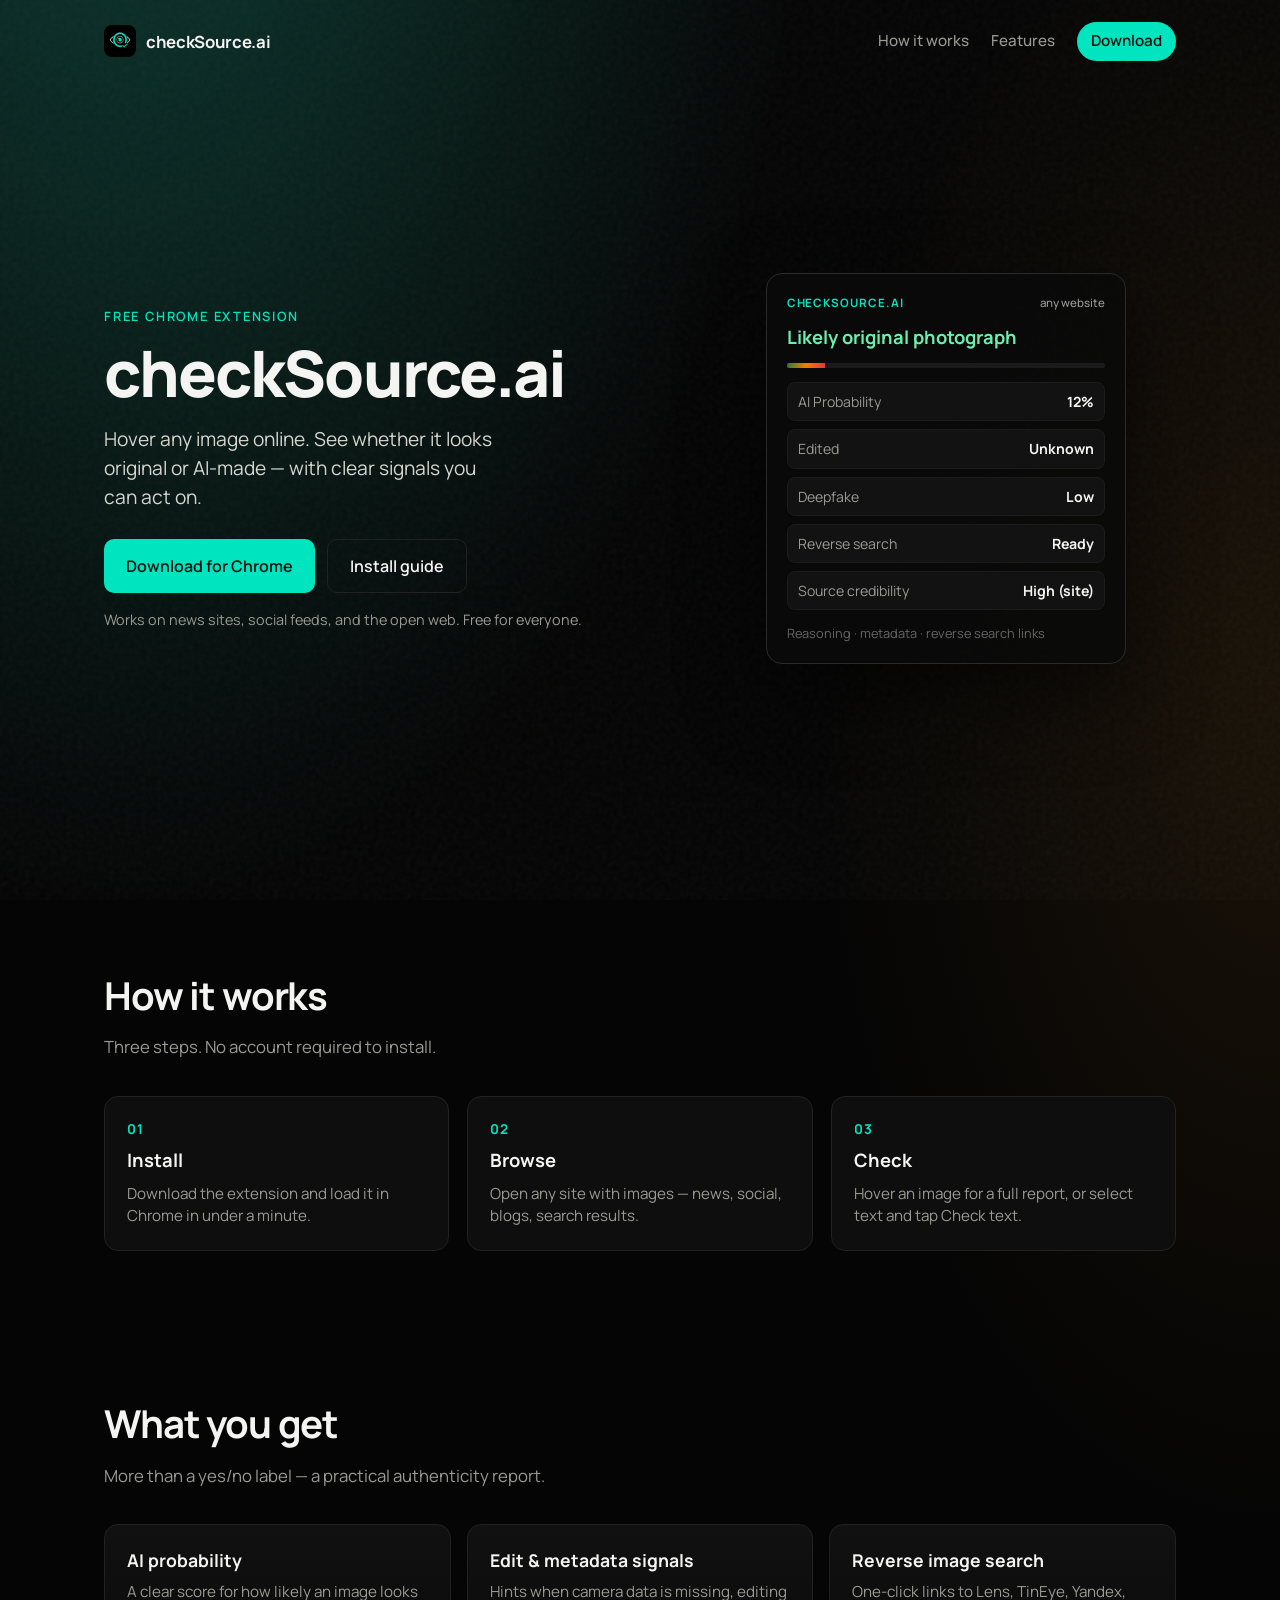
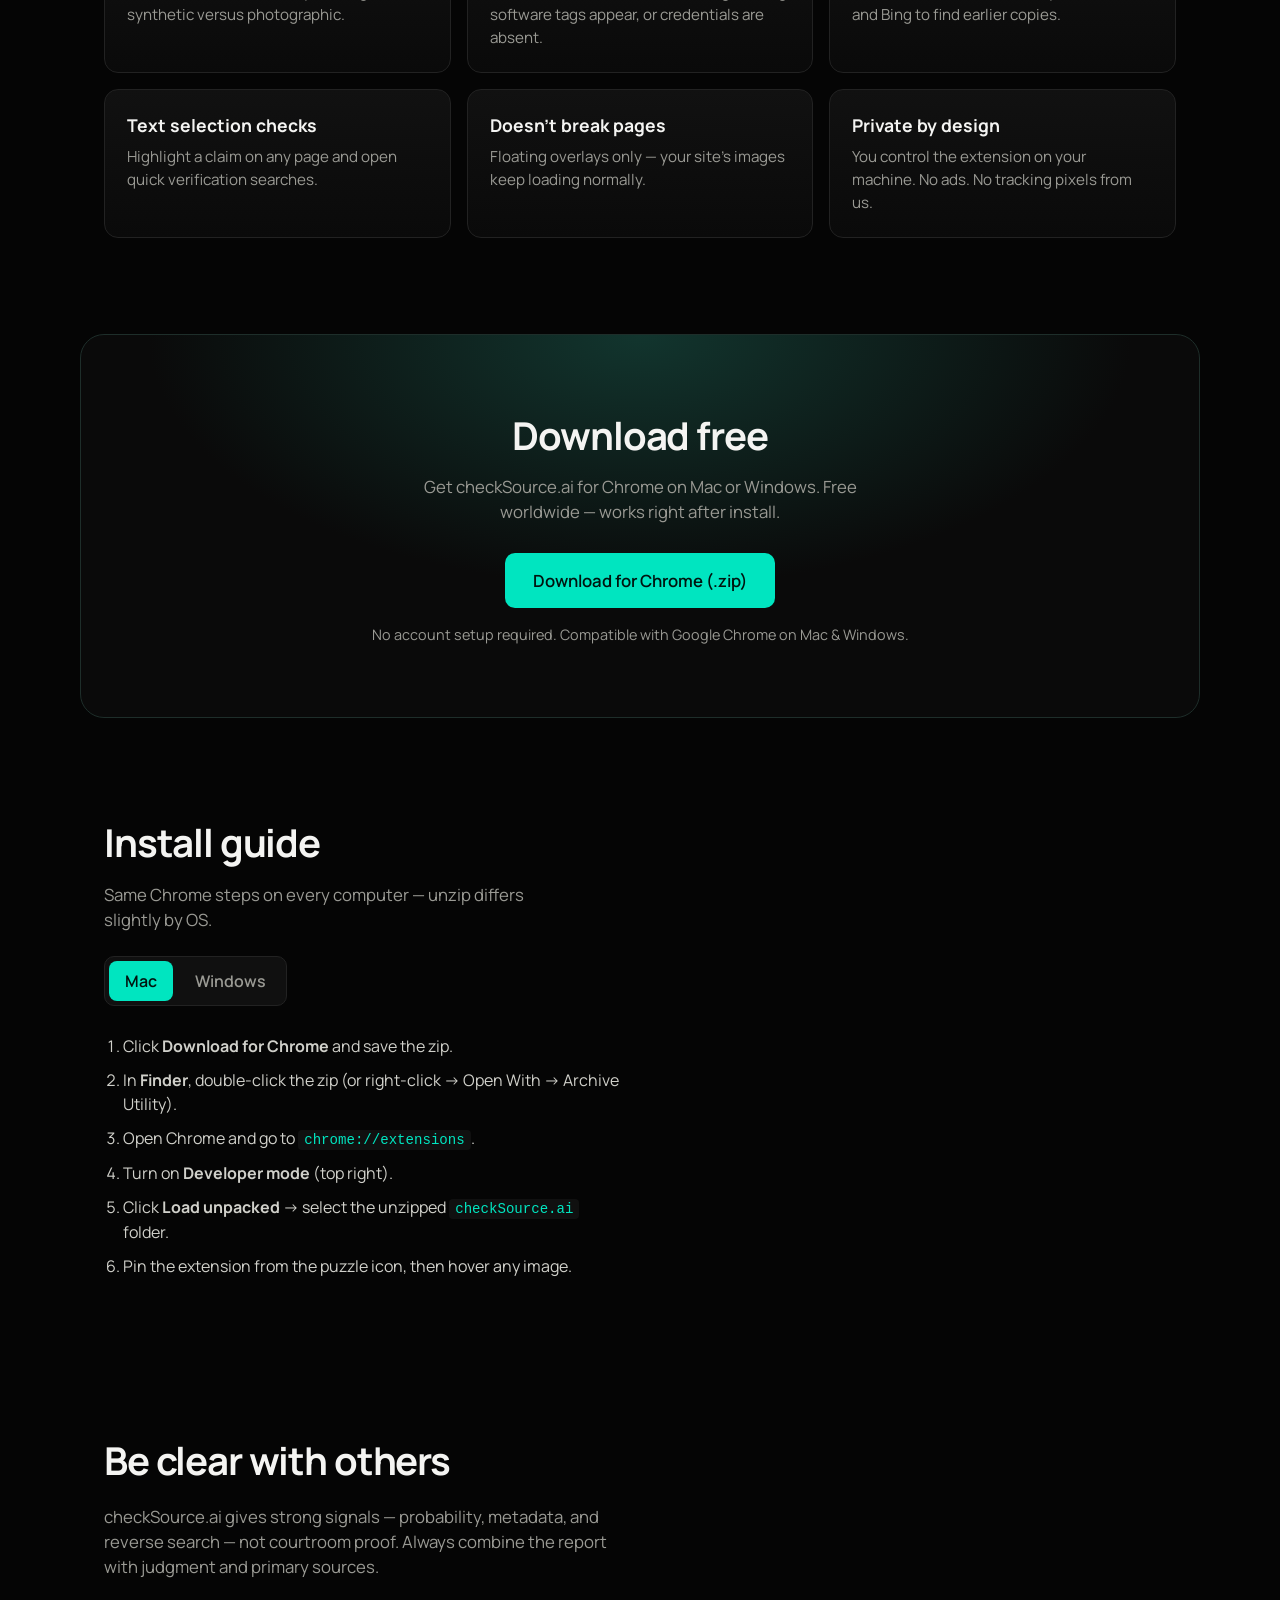
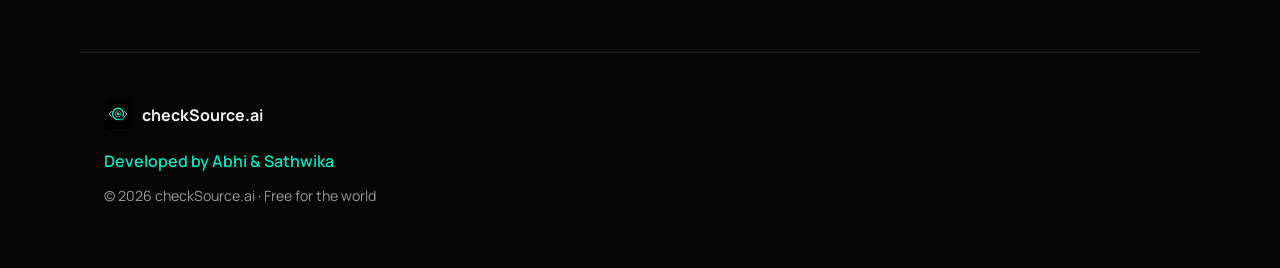
<file: website/index.html>
<!DOCTYPE html>
<html lang="en">
  <head>
    <meta charset="UTF-8" />
    <meta name="viewport" content="width=device-width, initial-scale=1" />
    <title>checkSource.ai — Know what’s real</title>
    <meta
      name="description"
      content="Free Chrome extension that checks images and text as you browse — AI probability, edits, reverse search, and clear reasoning."
    />
    <link rel="icon" href="assets/icon48.png" type="image/png" />
    <link rel="preconnect" href="https://fonts.googleapis.com" />
    <link rel="preconnect" href="https://fonts.gstatic.com" crossorigin />
    <link
      href="https://fonts.googleapis.com/css2?family=Manrope:wght@400;500;600;700;800&display=swap"
      rel="stylesheet"
    />
    <link rel="stylesheet" href="styles.css" />
  </head>
  <body>
    <div class="noise" aria-hidden="true"></div>

    <header class="nav">
      <a class="nav-brand" href="#top">
        <img src="assets/icon48.png" alt="" width="32" height="32" />
        <span>checkSource.ai</span>
      </a>
      <nav class="nav-links">
        <a href="#how">How it works</a>
        <a href="#features">Features</a>
        <a href="#download" class="nav-cta">Download</a>
      </nav>
    </header>

    <main id="top">
      <section class="hero">
        <div class="hero-copy">
          <p class="eyebrow">Free Chrome extension</p>
          <h1 class="brand-lockup">checkSource.ai</h1>
          <p class="lede">
            Hover any image online. See whether it looks original or AI-made — with clear signals you can act on.
          </p>
          <div class="cta-row">
            <a class="btn primary" href="download/checkSource.ai-extension.zip" download
              >Download for Chrome</a
            >
            <a class="btn ghost" href="#install">Install guide</a>
          </div>
          <p class="fine">Works on news sites, social feeds, and the open web. Free for everyone.</p>
        </div>
        <div class="hero-visual" aria-hidden="true">
          <div class="mock-card">
            <div class="mock-head">
              <span>checkSource.ai</span>
              <span class="mock-site">any website</span>
            </div>
            <div class="mock-verdict">Likely original photograph</div>
            <div class="mock-meter"><i style="width: 12%"></i></div>
            <ul class="mock-rows">
              <li><span>AI Probability</span><strong>12%</strong></li>
              <li><span>Edited</span><strong>Unknown</strong></li>
              <li><span>Deepfake</span><strong>Low</strong></li>
              <li><span>Reverse search</span><strong>Ready</strong></li>
              <li><span>Source credibility</span><strong>High (site)</strong></li>
            </ul>
            <p class="mock-note">Reasoning · metadata · reverse search links</p>
          </div>
        </div>
      </section>

      <section id="how" class="section">
        <h2>How it works</h2>
        <p class="section-lede">Three steps. No account required to install.</p>
        <ol class="steps">
          <li>
            <strong>Install</strong>
            <span>Download the extension and load it in Chrome in under a minute.</span>
          </li>
          <li>
            <strong>Browse</strong>
            <span>Open any site with images — news, social, blogs, search results.</span>
          </li>
          <li>
            <strong>Check</strong>
            <span>Hover an image for a full report, or select text and tap Check text.</span>
          </li>
        </ol>
      </section>

      <section id="features" class="section">
        <h2>What you get</h2>
        <p class="section-lede">More than a yes/no label — a practical authenticity report.</p>
        <div class="feature-grid">
          <article>
            <h3>AI probability</h3>
            <p>A clear score for how likely an image looks synthetic versus photographic.</p>
          </article>
          <article>
            <h3>Edit &amp; metadata signals</h3>
            <p>Hints when camera data is missing, editing software tags appear, or credentials are absent.</p>
          </article>
          <article>
            <h3>Reverse image search</h3>
            <p>One-click links to Lens, TinEye, Yandex, and Bing to find earlier copies.</p>
          </article>
          <article>
            <h3>Text selection checks</h3>
            <p>Highlight a claim on any page and open quick verification searches.</p>
          </article>
          <article>
            <h3>Doesn’t break pages</h3>
            <p>Floating overlays only — your site’s images keep loading normally.</p>
          </article>
          <article>
            <h3>Private by design</h3>
            <p>You control the extension on your machine. No ads. No tracking pixels from us.</p>
          </article>
        </div>
      </section>

      <section id="download" class="section download">
        <h2>Download free</h2>
        <p class="section-lede">
          Get checkSource.ai for Chrome on Mac or Windows. Free worldwide — works right after install.
        </p>
        <button type="button" class="btn primary large" id="downloadBtn">
          Download for Chrome (.zip)
        </button>
        <p class="fine">No account setup required. Compatible with Google Chrome on Mac &amp; Windows.</p>
      </section>

      <section id="install" class="section install">
        <h2>Install guide</h2>
        <p class="section-lede">Same Chrome steps on every computer — unzip differs slightly by OS.</p>

        <div class="os-tabs" role="tablist">
          <button type="button" class="os-tab is-active" data-os="mac" role="tab" aria-selected="true">
            Mac
          </button>
          <button type="button" class="os-tab" data-os="win" role="tab" aria-selected="false">
            Windows
          </button>
        </div>

        <div class="os-panel is-active" data-panel="mac">
          <ol class="install-steps">
            <li>Click <strong>Download for Chrome</strong> and save the zip.</li>
            <li>In <strong>Finder</strong>, double-click the zip (or right-click → Open With → Archive Utility).</li>
            <li>Open Chrome and go to <code>chrome://extensions</code>.</li>
            <li>Turn on <strong>Developer mode</strong> (top right).</li>
            <li>Click <strong>Load unpacked</strong> → select the unzipped <code>checkSource.ai</code> folder.</li>
            <li>Pin the extension from the puzzle icon, then hover any image.</li>
          </ol>
        </div>

        <div class="os-panel" data-panel="win" hidden>
          <ol class="install-steps">
            <li>Click <strong>Download for Chrome</strong> and save the zip.</li>
            <li>In <strong>File Explorer</strong>, right-click the zip → <strong>Extract All…</strong> → Extract.</li>
            <li>Open Chrome and go to <code>chrome://extensions</code>.</li>
            <li>Turn on <strong>Developer mode</strong> (top right).</li>
            <li>Click <strong>Load unpacked</strong> → select the extracted folder (the one with <code>manifest.json</code>).</li>
            <li>Pin the extension from the puzzle icon, then hover any image.</li>
          </ol>
        </div>
      </section>

      <!-- Next-steps modal after download -->
      <div class="modal" id="nextModal" hidden>
        <div class="modal-backdrop" data-close></div>
        <div class="modal-card" role="dialog" aria-labelledby="nextTitle">
          <button type="button" class="modal-x" data-close aria-label="Close">×</button>
          <p class="eyebrow">Next steps</p>
          <h2 id="nextTitle">Finish setup in Chrome</h2>
          <ol class="install-steps compact">
            <li><strong>Unzip</strong> the download (Mac: double-click · Windows: Extract All).</li>
            <li>Open <code>chrome://extensions</code> and enable <strong>Developer mode</strong>.</li>
            <li>Click <strong>Load unpacked</strong> and choose the unzipped folder.</li>
            <li>When Chrome opens the welcome page, pin checkSource.ai and hover an image.</li>
          </ol>
          <p class="fine">Works the same on Mac and Windows. No token or account needed.</p>
          <button type="button" class="btn primary" data-close>Got it</button>
        </div>
      </div>

      <section class="section honesty">
        <h2>Be clear with others</h2>
        <p>
          checkSource.ai gives strong signals — probability, metadata, and reverse search — not courtroom proof.
          Always combine the report with judgment and primary sources.
        </p>
      </section>
    </main>

    <footer class="footer">
      <div class="footer-brand">
        <img src="assets/icon48.png" alt="" width="28" height="28" />
        <span>checkSource.ai</span>
      </div>
      <p class="credit">Developed by Abhi & Sathwika</p>
      <p class="copy">© <span id="y"></span> checkSource.ai · Free for the world</p>
    </footer>

    <script>
      document.getElementById("y").textContent = new Date().getFullYear();

      // OS tabs
      const tabs = document.querySelectorAll(".os-tab");
      const panels = document.querySelectorAll(".os-panel");
      tabs.forEach((tab) => {
        tab.addEventListener("click", () => {
          const os = tab.dataset.os;
          tabs.forEach((t) => {
            t.classList.toggle("is-active", t === tab);
            t.setAttribute("aria-selected", t === tab ? "true" : "false");
          });
          panels.forEach((p) => {
            const on = p.dataset.panel === os;
            p.classList.toggle("is-active", on);
            p.hidden = !on;
          });
        });
      });

      // Prefill OS tab
      const isWin = /Win/i.test(navigator.platform) || /Windows/i.test(navigator.userAgent);
      if (isWin) document.querySelector('.os-tab[data-os="win"]')?.click();

      // Download + next-steps modal
      const modal = document.getElementById("nextModal");
      const downloadBtn = document.getElementById("downloadBtn");
      downloadBtn?.addEventListener("click", () => {
        const a = document.createElement("a");
        a.href = "download/checkSource.ai-extension.zip";
        a.download = "checkSource.ai-extension.zip";
        document.body.appendChild(a);
        a.click();
        a.remove();
        modal.hidden = false;
      });
      modal?.querySelectorAll("[data-close]").forEach((el) => {
        el.addEventListener("click", () => {
          modal.hidden = true;
        });
      });
    </script>
  </body>
</html>
</file>
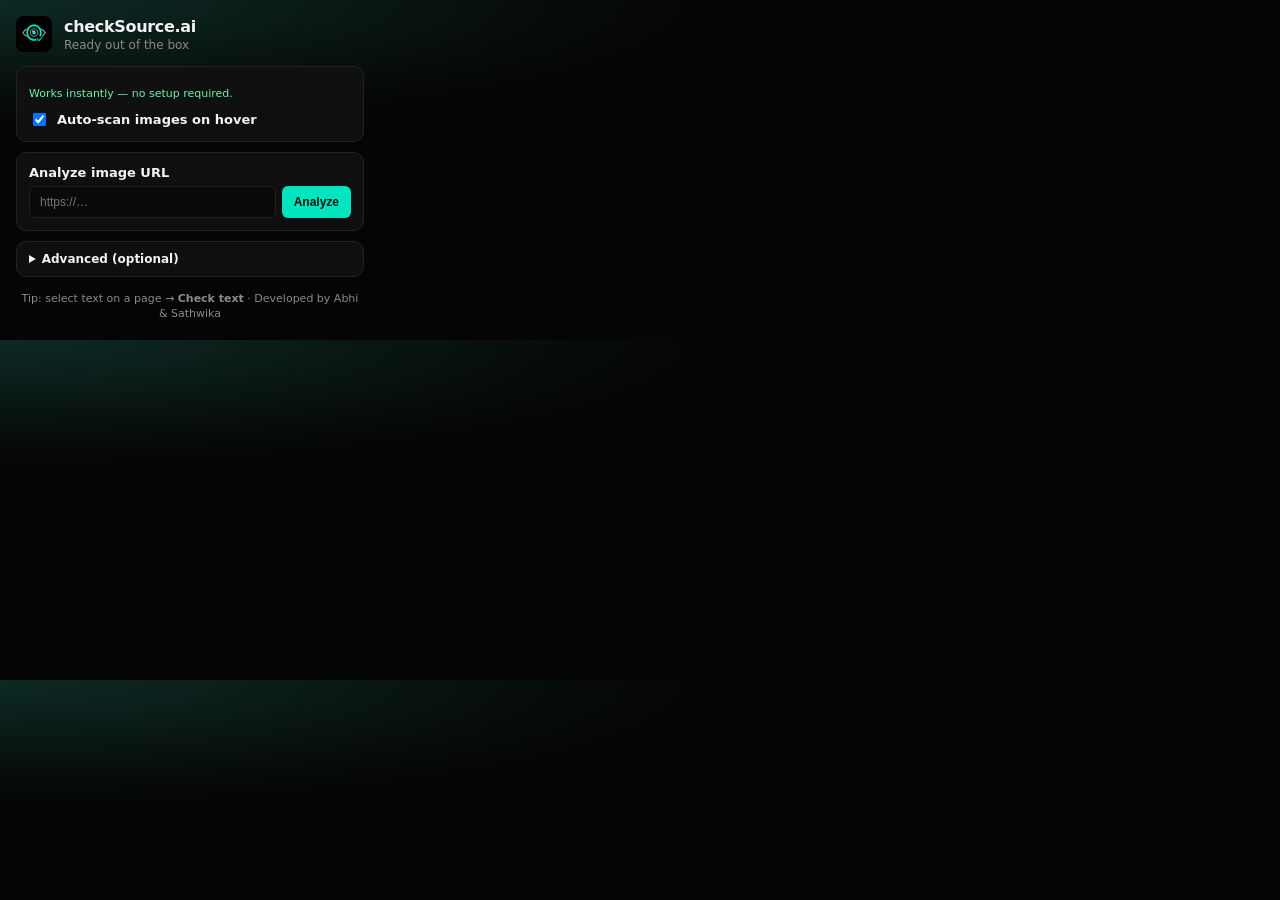
<file: popup.html>
<!DOCTYPE html>
<html lang="en">
  <head>
    <meta charset="UTF-8" />
    <meta name="viewport" content="width=device-width, initial-scale=1" />
    <title>checkSource.ai</title>
    <link rel="stylesheet" href="popup.css" />
  </head>
  <body>
    <header class="header">
      <img class="logo" src="icons/icon48.png" alt="" width="36" height="36" />
      <div>
        <h1>checkSource.ai</h1>
        <p class="tagline">Ready out of the box</p>
      </div>
    </header>

    <section class="card">
      <p class="status ok" id="readyStatus">Works instantly — no setup required.</p>
      <label class="toggle" style="margin-top: 10px">
        <input type="checkbox" id="autoDetect" checked />
        <span>Auto-scan images on hover</span>
      </label>
    </section>

    <section class="card">
      <label class="field-label" for="imageUrl">Analyze image URL</label>
      <div class="row">
        <input type="url" id="imageUrl" placeholder="https://…" spellcheck="false" />
        <button type="button" id="analyzeBtn" class="btn primary">Analyze</button>
      </div>
      <div id="result" class="result-host" hidden></div>
    </section>

    <section class="card collapsed">
      <details>
        <summary>Advanced (optional)</summary>
        <label class="field-label" for="hfToken" style="margin-top: 10px">Personal API token</label>
        <div class="row">
          <input
            type="password"
            id="hfToken"
            placeholder="Optional override"
            autocomplete="off"
            spellcheck="false"
          />
          <button type="button" id="saveToken" class="btn primary">Save</button>
        </div>
        <p class="hint">Leave empty to use the built-in free service.</p>
        <p id="tokenStatus" class="status" aria-live="polite"></p>
      </details>
    </section>

    <footer class="footer">
      Tip: select text on a page → <strong>Check text</strong> · Developed by Abhi & Sathwika
    </footer>

    <script src="lib/report.js"></script>
    <script src="popup.js"></script>
  </body>
</html>
</file>
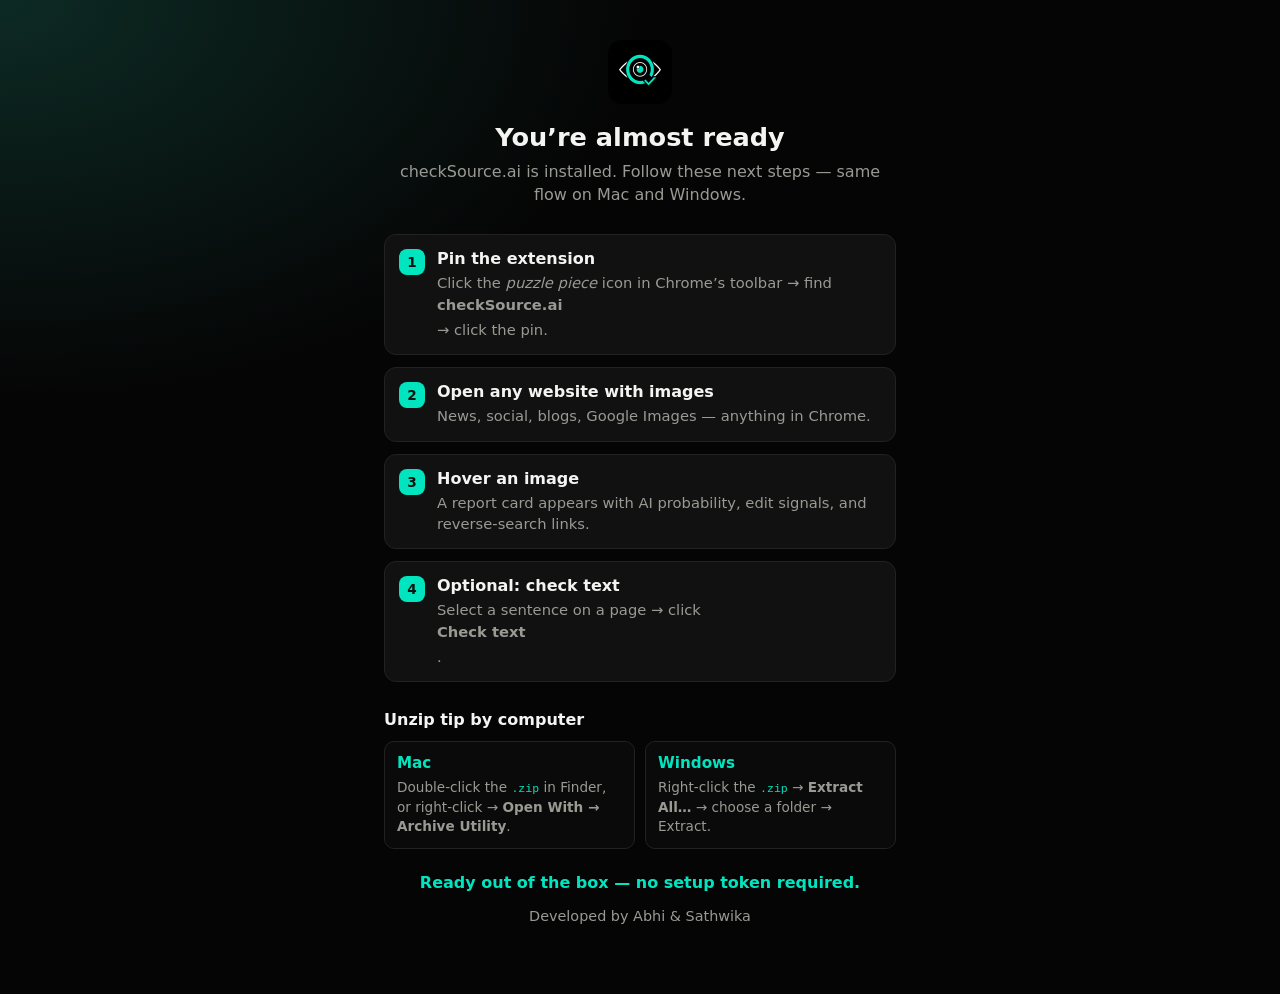
<file: welcome.html>
<!DOCTYPE html>
<html lang="en">
  <head>
    <meta charset="UTF-8" />
    <meta name="viewport" content="width=device-width, initial-scale=1" />
    <title>Welcome to checkSource.ai</title>
    <link rel="stylesheet" href="welcome.css" />
  </head>
  <body>
    <main class="wrap">
      <header class="hero">
        <img src="icons/icon128.png" alt="" width="64" height="64" />
        <h1>You’re almost ready</h1>
        <p>checkSource.ai is installed. Follow these next steps — same flow on Mac and Windows.</p>
      </header>

      <ol class="steps">
        <li>
          <strong>Pin the extension</strong>
          <p>
            Click the <em>puzzle piece</em> icon in Chrome’s toolbar → find
            <strong>checkSource.ai</strong> → click the pin.
          </p>
        </li>
        <li>
          <strong>Open any website with images</strong>
          <p>News, social, blogs, Google Images — anything in Chrome.</p>
        </li>
        <li>
          <strong>Hover an image</strong>
          <p>A report card appears with AI probability, edit signals, and reverse-search links.</p>
        </li>
        <li>
          <strong>Optional: check text</strong>
          <p>Select a sentence on a page → click <strong>Check text</strong>.</p>
        </li>
      </ol>

      <div class="os">
        <h2>Unzip tip by computer</h2>
        <div class="os-grid">
          <article>
            <h3>Mac</h3>
            <p>Double-click the <code>.zip</code> in Finder, or right-click → <strong>Open With → Archive Utility</strong>.</p>
          </article>
          <article>
            <h3>Windows</h3>
            <p>Right-click the <code>.zip</code> → <strong>Extract All…</strong> → choose a folder → Extract.</p>
          </article>
        </div>
      </div>

      <p class="ready">Ready out of the box — no setup token required.</p>
      <p class="credit">Developed by Abhi & Sathwika</p>
    </main>
  </body>
</html>
</file>
<file: website/styles.css>
:root {
  --bg: #050505;
  --ink: #f4f4f2;
  --muted: #9a9a94;
  --accent: #00e5c0;
  --accent-dim: #00b894;
  --panel: #0e0e0e;
  --line: #222;
  --danger: #ff6b6b;
  --ok: #69f0ae;
  --font-display: "Manrope", system-ui, sans-serif;
  --font-body: "Manrope", system-ui, sans-serif;
}

* {
  box-sizing: border-box;
}

html {
  scroll-behavior: smooth;
}

body {
  margin: 0;
  min-height: 100vh;
  color: var(--ink);
  font-family: var(--font-body);
  background:
    radial-gradient(120% 80% at 10% -10%, #0d3d34 0%, transparent 45%),
    radial-gradient(90% 60% at 100% 20%, #1a1208 0%, transparent 40%),
    var(--bg);
  line-height: 1.5;
}

.noise {
  pointer-events: none;
  position: fixed;
  inset: 0;
  opacity: 0.04;
  background-image: url("data:image/svg+xml,%3Csvg viewBox='0 0 200 200' xmlns='http://www.w3.org/2000/svg'%3E%3Cfilter id='n'%3E%3CfeTurbulence type='fractalNoise' baseFrequency='0.85' numOctaves='4' stitchTiles='stitch'/%3E%3C/filter%3E%3Crect width='100%25' height='100%25' filter='url(%23n)'/%3E%3C/svg%3E");
  z-index: 0;
}

.nav,
main,
.footer {
  position: relative;
  z-index: 1;
}

.nav {
  display: flex;
  align-items: center;
  justify-content: space-between;
  max-width: 1120px;
  margin: 0 auto;
  padding: 22px 24px;
}

.nav-brand {
  display: flex;
  align-items: center;
  gap: 10px;
  color: var(--ink);
  text-decoration: none;
  font-family: var(--font-display);
  font-weight: 700;
  font-size: 1.05rem;
  letter-spacing: -0.02em;
}

.nav-brand img {
  border-radius: 8px;
}

.nav-links {
  display: flex;
  align-items: center;
  gap: 22px;
}

.nav-links a {
  color: var(--muted);
  text-decoration: none;
  font-size: 0.95rem;
  font-weight: 500;
}

.nav-links a:hover {
  color: var(--ink);
}

.nav-cta {
  color: #00140f !important;
  background: var(--accent);
  padding: 8px 14px;
  border-radius: 999px;
  font-weight: 600 !important;
}

.hero {
  max-width: 1120px;
  margin: 0 auto;
  padding: 48px 24px 88px;
  display: grid;
  grid-template-columns: 1.1fr 0.9fr;
  gap: 48px;
  align-items: center;
  min-height: calc(100vh - 88px);
}

.eyebrow {
  margin: 0 0 12px;
  color: var(--accent);
  font-size: 0.8rem;
  font-weight: 600;
  letter-spacing: 0.14em;
  text-transform: uppercase;
}

.brand-lockup {
  margin: 0;
  font-family: var(--font-display);
  font-size: clamp(2.6rem, 6vw, 4rem);
  font-weight: 800;
  letter-spacing: -0.03em;
  line-height: 1.08;
}

.lede {
  margin: 18px 0 0;
  max-width: 34ch;
  font-size: 1.2rem;
  color: #d6d6d0;
}

.cta-row {
  display: flex;
  flex-wrap: wrap;
  gap: 12px;
  margin-top: 28px;
}

.btn {
  display: inline-flex;
  align-items: center;
  justify-content: center;
  padding: 14px 22px;
  border-radius: 10px;
  font-weight: 600;
  font-size: 1rem;
  text-decoration: none;
  font-family: inherit;
  border: none;
  cursor: pointer;
  transition: transform 0.15s ease, background 0.15s ease;
}

.btn:hover {
  transform: translateY(-1px);
}

.btn.primary {
  background: var(--accent);
  color: #00140f;
}

.btn.primary:hover {
  background: var(--accent-dim);
}

.btn.ghost {
  border: 1px solid var(--line);
  color: var(--ink);
  background: transparent;
}

.btn.large {
  padding: 16px 28px;
  font-size: 1.05rem;
}

.fine {
  margin: 16px 0 0;
  color: var(--muted);
  font-size: 0.9rem;
}

.hero-visual {
  display: flex;
  justify-content: center;
}

.mock-card {
  width: min(100%, 360px);
  padding: 20px;
  border-radius: 16px;
  background: rgba(10, 10, 10, 0.92);
  border: 1px solid #2a2a2a;
  box-shadow: 0 30px 80px rgba(0, 0, 0, 0.55);
  animation: rise 0.8s ease both;
}

@keyframes rise {
  from {
    opacity: 0;
    transform: translateY(16px);
  }
  to {
    opacity: 1;
    transform: translateY(0);
  }
}

.hero-copy {
  animation: rise 0.7s ease both;
}

.mock-head {
  display: flex;
  justify-content: space-between;
  color: var(--accent);
  font-size: 0.72rem;
  font-weight: 700;
  letter-spacing: 0.08em;
  text-transform: uppercase;
}

.mock-site {
  color: var(--muted);
  font-weight: 500;
  letter-spacing: 0;
  text-transform: none;
}

.mock-verdict {
  margin: 12px 0;
  font-family: var(--font-display);
  font-size: 1.15rem;
  font-weight: 700;
  color: var(--ok);
}

.mock-meter {
  height: 5px;
  border-radius: 99px;
  background: #1a1a1a;
  overflow: hidden;
  margin-bottom: 14px;
}

.mock-meter i {
  display: block;
  height: 100%;
  background: linear-gradient(90deg, #2e7d32, #f57c00, #e53935);
}

.mock-rows {
  list-style: none;
  margin: 0;
  padding: 0;
  display: grid;
  gap: 8px;
}

.mock-rows li {
  display: flex;
  justify-content: space-between;
  gap: 12px;
  padding: 8px 10px;
  border-radius: 8px;
  background: #121212;
  border: 1px solid #1c1c1c;
  font-size: 0.88rem;
}

.mock-rows span {
  color: var(--muted);
}

.mock-note {
  margin: 14px 0 0;
  color: #666;
  font-size: 0.8rem;
}

.section {
  max-width: 1120px;
  margin: 0 auto;
  padding: 72px 24px;
}

.section h2 {
  margin: 0;
  font-family: var(--font-display);
  font-size: clamp(1.8rem, 4vw, 2.4rem);
  letter-spacing: -0.03em;
}

.section-lede {
  margin: 10px 0 0;
  color: var(--muted);
  max-width: 46ch;
  font-size: 1.05rem;
}

.steps {
  margin: 36px 0 0;
  padding: 0;
  list-style: none;
  display: grid;
  grid-template-columns: repeat(3, 1fr);
  gap: 18px;
  counter-reset: step;
}

.steps li {
  counter-increment: step;
  padding: 22px;
  border-radius: 14px;
  background: var(--panel);
  border: 1px solid var(--line);
  display: grid;
  gap: 8px;
}

.steps li::before {
  content: "0" counter(step);
  color: var(--accent);
  font-family: var(--font-display);
  font-weight: 700;
  font-size: 0.85rem;
  letter-spacing: 0.08em;
}

.steps strong {
  font-family: var(--font-display);
  font-size: 1.15rem;
}

.steps span {
  color: var(--muted);
  font-size: 0.95rem;
}

.feature-grid {
  margin-top: 36px;
  display: grid;
  grid-template-columns: repeat(3, 1fr);
  gap: 16px;
}

.feature-grid article {
  padding: 22px;
  border-radius: 14px;
  border: 1px solid var(--line);
  background: linear-gradient(180deg, #111 0%, #0a0a0a 100%);
}

.feature-grid h3 {
  margin: 0 0 8px;
  font-family: var(--font-display);
  font-size: 1.1rem;
}

.feature-grid p {
  margin: 0;
  color: var(--muted);
  font-size: 0.95rem;
}

.download {
  text-align: center;
  border-radius: 24px;
  margin: 24px auto;
  background: radial-gradient(80% 120% at 50% 0%, #12352e 0%, #0a0a0a 55%);
  border: 1px solid #1e2e2a;
}

.download .section-lede {
  margin-left: auto;
  margin-right: auto;
}

.download .btn {
  margin-top: 28px;
}

.install-steps {
  margin: 28px 0 0;
  padding-left: 1.2rem;
  color: #d0d0ca;
  max-width: 52ch;
}

.install-steps li {
  margin-bottom: 10px;
}

.install-steps code {
  font-family: ui-monospace, SFMono-Regular, Menlo, monospace;
  font-size: 0.88em;
  color: var(--accent);
  background: #101010;
  padding: 2px 6px;
  border-radius: 4px;
}

.os-tabs {
  display: inline-flex;
  gap: 6px;
  margin-top: 24px;
  padding: 4px;
  border-radius: 10px;
  background: #101010;
  border: 1px solid var(--line);
}

.os-tab {
  border: none;
  background: transparent;
  color: var(--muted);
  font: inherit;
  font-weight: 600;
  padding: 8px 16px;
  border-radius: 8px;
  cursor: pointer;
}

.os-tab.is-active {
  background: var(--accent);
  color: #00140f;
}

.os-panel {
  margin-top: 8px;
}

.install-steps.compact {
  margin-top: 16px;
}

.modal[hidden] {
  display: none !important;
}

.modal {
  position: fixed;
  inset: 0;
  z-index: 50;
  display: grid;
  place-items: center;
  padding: 20px;
}

.modal-backdrop {
  position: absolute;
  inset: 0;
  background: rgba(0, 0, 0, 0.65);
}

.modal-card {
  position: relative;
  z-index: 1;
  width: min(440px, 100%);
  padding: 24px;
  border-radius: 16px;
  background: #0c0c0c;
  border: 1px solid #2a2a2a;
  box-shadow: 0 24px 80px rgba(0, 0, 0, 0.55);
}

.modal-card h2 {
  margin: 6px 0 0;
  font-family: var(--font-display);
  font-size: 1.45rem;
}

.modal-x {
  position: absolute;
  top: 10px;
  right: 12px;
  width: 32px;
  height: 32px;
  border: none;
  border-radius: 8px;
  background: #1a1a1a;
  color: #aaa;
  font-size: 1.2rem;
  cursor: pointer;
}

.modal-card .btn {
  margin-top: 18px;
  width: 100%;
  border: none;
  cursor: pointer;
}

.honesty p {
  margin: 14px 0 0;
  max-width: 52ch;
  color: var(--muted);
  font-size: 1.05rem;
}

.footer {
  max-width: 1120px;
  margin: 0 auto;
  padding: 48px 24px 64px;
  border-top: 1px solid var(--line);
  display: grid;
  gap: 8px;
  justify-items: start;
}

.footer-brand {
  display: flex;
  align-items: center;
  gap: 10px;
  font-family: var(--font-display);
  font-weight: 700;
}

.footer-brand img {
  border-radius: 7px;
}

.credit {
  margin: 12px 0 0;
  color: var(--accent);
  font-weight: 600;
  font-size: 1rem;
}

.copy {
  margin: 4px 0 0;
  color: var(--muted);
  font-size: 0.88rem;
}

@media (max-width: 900px) {
  .hero {
    grid-template-columns: 1fr;
    min-height: auto;
    padding-top: 28px;
  }

  .steps,
  .feature-grid {
    grid-template-columns: 1fr;
  }

  .nav-links a:not(.nav-cta) {
    display: none;
  }
}
</file>
<file: popup.css>
:root {
  --bg: #050505;
  --panel: #111;
  --border: #222;
  --text: #f2f2f2;
  --muted: #8a8a8a;
  --accent: #00e5c0;
  --accent-dim: #00b894;
  --danger: #ff5252;
  --ok: #69f0ae;
}

* {
  box-sizing: border-box;
}

body {
  margin: 0;
  width: 380px;
  max-height: 580px;
  overflow-y: auto;
  padding: 16px;
  background: radial-gradient(120% 80% at 0% 0%, #0d2a24 0%, var(--bg) 45%);
  color: var(--text);
  font-family: "Segoe UI", "SF Pro Text", system-ui, sans-serif;
  font-size: 13px;
}

.header {
  display: flex;
  gap: 12px;
  align-items: center;
  margin-bottom: 14px;
}

.logo {
  border-radius: 8px;
  background: #000;
}

h1 {
  margin: 0;
  font-size: 16px;
  font-weight: 700;
  letter-spacing: -0.02em;
}

.tagline {
  margin: 2px 0 0;
  color: var(--muted);
  font-size: 12px;
}

.card {
  background: color-mix(in srgb, var(--panel) 92%, transparent);
  border: 1px solid var(--border);
  border-radius: 10px;
  padding: 12px;
  margin-bottom: 10px;
}

.toggle {
  display: flex;
  align-items: center;
  gap: 8px;
  font-weight: 600;
  cursor: pointer;
}

.field-label {
  display: block;
  font-weight: 600;
  margin-bottom: 6px;
}

.row {
  display: flex;
  gap: 6px;
}

input[type="password"],
input[type="url"] {
  flex: 1;
  min-width: 0;
  background: #0a0a0a;
  border: 1px solid var(--border);
  border-radius: 6px;
  color: var(--text);
  padding: 8px 10px;
  font-size: 12px;
  outline: none;
}

input:focus {
  border-color: var(--accent);
}

.btn {
  border: none;
  border-radius: 6px;
  padding: 8px 12px;
  font-weight: 600;
  font-size: 12px;
  cursor: pointer;
  white-space: nowrap;
}

.btn.primary {
  background: var(--accent);
  color: #00140f;
}

.btn.primary:hover {
  background: var(--accent-dim);
}

.btn:disabled {
  opacity: 0.55;
  cursor: not-allowed;
}

.hint {
  margin: 8px 0 0;
  color: var(--muted);
  font-size: 11px;
  line-height: 1.4;
}

.hint a {
  color: var(--accent);
}

.status {
  margin: 8px 0 0;
  font-size: 11px;
  color: var(--muted);
}

.status.ok {
  color: var(--ok);
}

.status.err {
  color: var(--danger);
}

.result-host {
  margin-top: 12px;
}

details {
  color: var(--muted);
  font-size: 12px;
}

details summary {
  cursor: pointer;
  font-weight: 600;
  color: var(--text);
}

.card.collapsed {
  padding-top: 10px;
  padding-bottom: 10px;
}

.footer {
  color: var(--muted);
  font-size: 11px;
  text-align: center;
  padding: 4px 0 2px;
  line-height: 1.4;
}

/* Report styles (mirror content.css for popup) */
.cs-report {
  color: #f2f2f2;
}

.cs-head {
  display: flex;
  justify-content: space-between;
  gap: 8px;
  margin-bottom: 8px;
}

.cs-brand {
  color: var(--accent);
  font-size: 11px;
  font-weight: 700;
  letter-spacing: 0.08em;
  text-transform: uppercase;
}

.cs-platform {
  color: #888;
  font-size: 12px;
}

.cs-verdict {
  font-size: 14px;
  font-weight: 650;
  line-height: 1.35;
  margin-bottom: 10px;
}

.cs-meter {
  height: 6px;
  border-radius: 99px;
  background: #1a1a1a;
  overflow: hidden;
  margin-bottom: 12px;
}

.cs-meter-fill {
  height: 100%;
  background: linear-gradient(90deg, #2e7d32, #f57c00, #e53935);
}

.cs-rows {
  display: grid;
  gap: 6px;
  margin-bottom: 10px;
}

.cs-row {
  display: flex;
  justify-content: space-between;
  gap: 10px;
  padding: 7px 9px;
  border-radius: 8px;
  background: #0a0a0a;
  border: 1px solid #1c1c1c;
  font-size: 12px;
}

.cs-k {
  color: #9a9a9a;
}

.cs-v {
  font-weight: 700;
  text-align: right;
}

.cs-v.cs-hot {
  color: #ff6b6b;
}

.cs-v.cs-warm {
  color: #ffb74d;
}

.cs-v.cs-cool {
  color: #69f0ae;
}

.cs-section {
  margin-top: 12px;
}

.cs-section-title {
  font-size: 11px;
  font-weight: 700;
  letter-spacing: 0.06em;
  text-transform: uppercase;
  color: var(--accent);
  margin-bottom: 6px;
}

.cs-reasons {
  margin: 0;
  padding-left: 18px;
  color: #d0d0d0;
  font-size: 12px;
  line-height: 1.45;
}

.cs-links {
  display: flex;
  flex-wrap: wrap;
  gap: 6px;
}

.cs-link {
  display: inline-block;
  padding: 5px 9px;
  border-radius: 6px;
  background: #151515;
  border: 1px solid #2a2a2a;
  color: var(--accent);
  text-decoration: none;
  font-size: 11px;
  font-weight: 600;
}

.cs-note,
.cs-disclaimer {
  margin: 8px 0 0;
  color: #777;
  font-size: 11px;
  line-height: 1.4;
}

.cs-risk-critical .cs-verdict {
  color: #ff6b6b;
}

.cs-risk-elevated .cs-verdict {
  color: #ffb74d;
}

.cs-risk-low .cs-verdict {
  color: #69f0ae;
}
</file>
<file: welcome.css>
:root {
  --bg: #050505;
  --ink: #f4f4f2;
  --muted: #9a9a94;
  --accent: #00e5c0;
  --panel: #111;
  --line: #222;
}

* {
  box-sizing: border-box;
}

body {
  margin: 0;
  min-height: 100vh;
  font-family: "Segoe UI", system-ui, sans-serif;
  color: var(--ink);
  background: radial-gradient(100% 80% at 0% 0%, #0d2a24 0%, var(--bg) 50%);
}

.wrap {
  max-width: 560px;
  margin: 0 auto;
  padding: 40px 24px 56px;
}

.hero {
  text-align: center;
  margin-bottom: 28px;
}

.hero img {
  border-radius: 14px;
  background: #000;
}

h1 {
  margin: 14px 0 8px;
  font-size: 1.6rem;
}

.hero p {
  margin: 0;
  color: var(--muted);
  line-height: 1.45;
}

.steps {
  margin: 0;
  padding: 0;
  list-style: none;
  display: grid;
  gap: 12px;
  counter-reset: s;
}

.steps li {
  counter-increment: s;
  padding: 14px 16px 14px 52px;
  position: relative;
  background: var(--panel);
  border: 1px solid var(--line);
  border-radius: 12px;
}

.steps li::before {
  content: counter(s);
  position: absolute;
  left: 14px;
  top: 14px;
  width: 26px;
  height: 26px;
  border-radius: 8px;
  background: var(--accent);
  color: #00140f;
  font-weight: 700;
  font-size: 0.85rem;
  display: grid;
  place-items: center;
}

.steps strong {
  display: block;
  margin-bottom: 4px;
}

.steps p {
  margin: 0;
  color: var(--muted);
  font-size: 0.92rem;
  line-height: 1.45;
}

.os {
  margin-top: 28px;
}

.os h2 {
  font-size: 1rem;
  margin: 0 0 12px;
}

.os-grid {
  display: grid;
  grid-template-columns: 1fr 1fr;
  gap: 10px;
}

.os-grid article {
  padding: 12px;
  border-radius: 10px;
  border: 1px solid var(--line);
  background: #0a0a0a;
}

.os-grid h3 {
  margin: 0 0 6px;
  color: var(--accent);
  font-size: 0.95rem;
}

.os-grid p {
  margin: 0;
  color: var(--muted);
  font-size: 0.85rem;
  line-height: 1.4;
}

code {
  color: var(--accent);
  font-size: 0.85em;
}

.ready {
  margin-top: 24px;
  text-align: center;
  color: var(--accent);
  font-weight: 600;
}

.credit {
  text-align: center;
  color: var(--muted);
  font-size: 0.9rem;
}

@media (max-width: 560px) {
  .os-grid {
    grid-template-columns: 1fr;
  }
}
</file>
